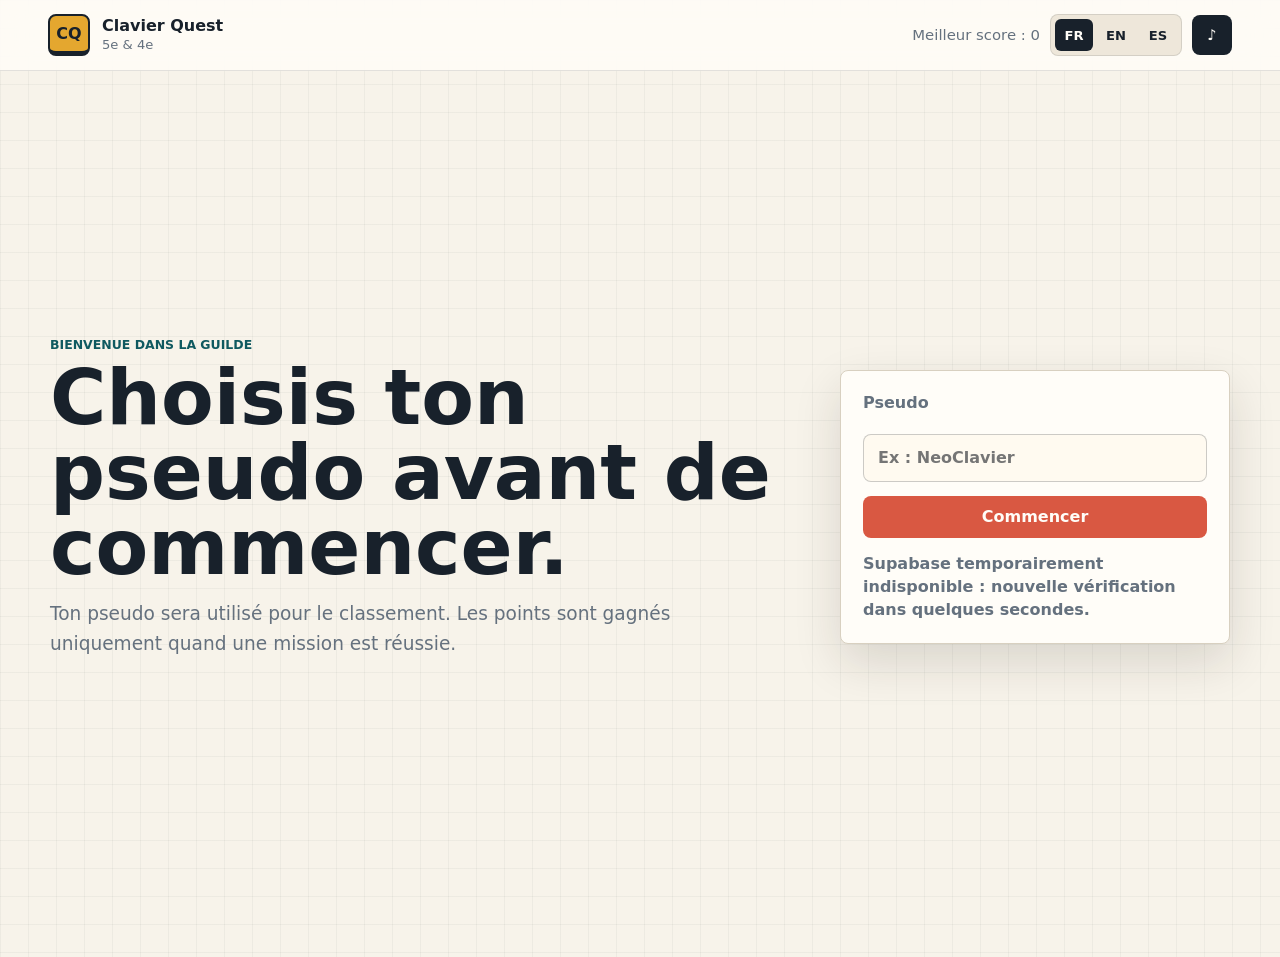
<file: index.html>
<!doctype html>
<html lang="fr">
  <head>
    <meta charset="utf-8" />
    <meta name="viewport" content="width=device-width, initial-scale=1" />
    <title>Clavier Quest - 5e / 4e</title>
    <link rel="stylesheet" href="style.css?v=20260605k" />
    <script src="src/data.js?v=20260605k" defer></script>
    <script src="src/utils.js?v=20260605k" defer></script>
    <script src="src/i18n.js?v=20260605k" defer></script>
    <script src="src/drawing.js?v=20260605k" defer></script>
    <script src="src/games/session-game.js?v=20260605k" defer></script>
    <script src="src/games/meteor-game.js?v=20260605k" defer></script>
    <script src="src/games/word-game.js?v=20260605k" defer></script>
    <script src="src/games/typing-sprint-game.js?v=20260605k" defer></script>
    <script src="src/games/shortcut-game.js?v=20260605k" defer></script>
    <script src="src/games/maze-game.js?v=20260605k" defer></script>
    <script src="src/games/symbol-forge-game.js?v=20260605k" defer></script>
    <script src="src/games/cipher-game.js?v=20260605k" defer></script>
    <script src="src/games/formula-fix-game.js?v=20260605k" defer></script>
    <script src="src/games/keyboard-rpg-game.js?v=20260605k" defer></script>
    <script src="src/games/shortcut-duel-game.js?v=20260605k" defer></script>
    <script src="src/games/altgr-shop-game.js?v=20260605k" defer></script>
    <script src="src/games/flash-dictation-game.js?v=20260605k" defer></script>
    <script src="src/games/tower-defense-game.js?v=20260605k" defer></script>
    <script src="src/games/coordinate-map-game.js?v=20260605k" defer></script>
    <script src="src/games/text-repair-game.js?v=20260605k" defer></script>
    <script src="src/games/relay-race-game.js?v=20260605k" defer></script>
    <script src="src/games/final-boss-game.js?v=20260605k" defer></script>
    <script src="src/score-config.js?v=20260605k" defer></script>
    <script src="src/score-service.js?v=20260605k" defer></script>
    <script src="src/main.js?v=20260605k" defer></script>
  </head>
  <body>
    <div class="app-shell">
      <header class="topbar">
        <a class="brand" href="#home" data-nav-home aria-label="Retour accueil" data-i18n-aria-label="aria.home">
          <span class="brand-mark" aria-hidden="true">CQ</span>
          <span>
            <span class="brand-title">Clavier Quest</span>
            <span class="brand-subtitle">5e &amp; 4e</span>
          </span>
        </a>
        <div class="topbar-meta">
          <span id="bestScorePill">Meilleur score : 0</span>
          <div class="language-switch" role="group" aria-label="Langue" data-i18n-aria-label="aria.language">
            <button type="button" class="lang-button active" data-language="fr">FR</button>
            <button type="button" class="lang-button" data-language="en">EN</button>
            <button type="button" class="lang-button" data-language="es">ES</button>
          </div>
          <button class="icon-button" id="soundToggle" type="button" aria-pressed="true" title="Son" data-i18n-title="aria.sound">
            <span aria-hidden="true">♪</span>
          </button>
        </div>
      </header>

      <main>
        <section class="screen screen-active" id="landingScreen" aria-labelledby="landingTitle">
          <div class="landing-layout">
            <div class="intro-copy">
              <p class="eyebrow" data-i18n="landing.eyebrow">Bienvenue dans la guilde</p>
              <h1 id="landingTitle" data-i18n="landing.title">Choisis ton pseudo avant de commencer.</h1>
              <p data-i18n="landing.description">
                Ton pseudo sera utilisé pour le classement. Les points sont gagnés uniquement quand une mission est réussie.
              </p>
            </div>
            <form class="player-panel" id="playerForm">
              <label class="control-label" for="playerName" data-i18n="landing.label">Pseudo</label>
              <input id="playerName" name="playerName" type="text" autocomplete="nickname" maxlength="18" required placeholder="Ex : NeoClavier" data-i18n-placeholder="landing.placeholder" />
              <button class="primary-button" type="submit" data-i18n="landing.start">Commencer</button>
              <p class="score-status" id="landingScoreStatus"></p>
            </form>
          </div>
        </section>

        <section class="screen" id="homeScreen" aria-labelledby="homeTitle">
          <div class="intro-band">
            <div class="intro-copy">
              <p class="eyebrow" data-i18n="home.eyebrow">Entraînement clavier</p>
              <h1 id="homeTitle" data-i18n="home.title">Des mini-jeux courts pour gagner en précision.</h1>
              <p data-i18n="home.description">
                Sélectionne un niveau, choisis un défi, puis joue au clavier. Les scores restent enregistrés dans ce navigateur.
              </p>
            </div>
            <div class="quick-panel" aria-label="Réglages de session" data-i18n-aria-label="aria.settings">
              <div>
                <span class="control-label" data-i18n="controls.grade">Niveau</span>
                <div class="segmented" role="group" aria-label="Niveau scolaire" data-i18n-aria-label="aria.grade">
                  <button type="button" class="segment active" data-grade="5e">5e</button>
                  <button type="button" class="segment" data-grade="4e">4e</button>
                </div>
              </div>
              <div>
                <span class="control-label" data-i18n="controls.intensity">Intensité</span>
                <div class="segmented wide" role="group" aria-label="Intensité" data-i18n-aria-label="aria.intensity">
                  <button type="button" class="segment active" data-difficulty="calme">Calme</button>
                  <button type="button" class="segment" data-difficulty="rythme">Rythme</button>
                  <button type="button" class="segment" data-difficulty="defi">Défi</button>
                </div>
                <div class="difficulty-rewards" id="difficultyRewards" aria-live="polite"></div>
              </div>
            </div>
          </div>

          <div class="section-head">
            <h2 data-i18n="home.choose">Choisis ton entraînement</h2>
          </div>
          <div class="game-grid" id="gameGrid" aria-live="polite"></div>
        </section>

        <section class="screen" id="playScreen" aria-labelledby="gameTitle">
          <div class="play-header">
            <button class="back-button" type="button" id="backToHome" data-i18n="actions.home">← Accueil</button>
            <div>
              <p class="eyebrow" id="gameModeLabel">Mini-jeu</p>
              <h1 id="gameTitle">Jeu</h1>
            </div>
            <button class="text-button" type="button" id="restartGame" data-i18n="actions.replay">Rejouer</button>
          </div>

          <div class="play-layout">
            <div class="stage-wrap">
              <canvas id="gameCanvas" width="960" height="540" tabindex="0"></canvas>
              <div class="result-panel hidden" id="resultPanel" role="dialog" aria-modal="true">
                <p class="eyebrow" data-i18n="results.eyebrow">Session terminée</p>
                <h2 id="resultTitle">Bravo !</h2>
                <p id="resultText"></p>
                <p class="award-line" id="resultAwardText"></p>
                <div class="result-actions">
                  <button class="primary-button" type="button" id="playAgain" data-i18n="actions.replay">Rejouer</button>
                  <button class="text-button" type="button" id="resultHome" data-i18n="actions.homeShort">Accueil</button>
                </div>
              </div>
            </div>

            <aside class="hud" aria-live="polite">
              <div class="hud-row">
                <span data-i18n="hud.score">Score</span>
                <strong id="hudScore">0</strong>
              </div>
              <div class="hud-row">
                <span data-i18n="hud.combo">Série</span>
                <strong id="hudCombo">0</strong>
              </div>
              <div class="hud-row">
                <span data-i18n="hud.accuracy">Précision</span>
                <strong id="hudAccuracy">100%</strong>
              </div>
              <div class="meter-block">
                <div class="meter-label">
                  <span id="hudMeterLabel">Temps</span>
                  <strong id="hudMeterValue">60 s</strong>
                </div>
                <div class="meter">
                  <span id="hudMeterFill"></span>
                </div>
              </div>
              <div class="mission" id="hudMission"></div>
            </aside>
          </div>
        </section>

        <section class="screen" id="scoreScreen" aria-labelledby="scoreTitle">
          <div class="scoreboard-head">
            <div>
              <p class="eyebrow" data-i18n="leaderboard.eyebrow">Classement live</p>
              <h1 id="scoreTitle" data-i18n="leaderboard.title">Scores des joueurs</h1>
              <p data-i18n="leaderboard.description">Tableau classé automatiquement du plus grand score au plus petit.</p>
            </div>
            <div class="scoreboard-actions">
              <button class="text-button" type="button" id="toggleScoreGrades" aria-pressed="false" data-i18n="leaderboard.hideGrades">Cacher note et mention</button>
              <button class="text-button" type="button" id="scoreHome" data-i18n="actions.homeShort">Accueil</button>
            </div>
          </div>
          <div class="leaderboard-panel">
            <div class="score-sync-panel">
              <div>
                <span class="control-label" data-i18n="leaderboard.syncLabel">Scores Supabase</span>
                <p data-i18n="leaderboard.syncHelp">Chaque pseudo est enregistré ici ; les points mettent sa ligne à jour en direct.</p>
              </div>
              <button class="text-button danger-button" type="button" id="clearScoreRoom" data-i18n="leaderboard.clearRoom">Vider les scores</button>
            </div>
            <div class="score-status" id="scoreStatus"></div>
            <table class="score-table" id="scoreTable">
              <thead>
                <tr>
                  <th data-i18n="leaderboard.rank">Rang</th>
                  <th data-i18n="leaderboard.player">Pseudo</th>
                  <th data-i18n="leaderboard.points">Points</th>
                  <th class="score-grade-column" data-i18n="leaderboard.note">Note /20</th>
                  <th class="score-grade-column" data-i18n="leaderboard.mention">Mention</th>
                  <th data-i18n="leaderboard.lastGame">Dernier jeu</th>
                  <th data-i18n="leaderboard.updated">Mise à jour</th>
                </tr>
              </thead>
              <tbody id="scoreTableBody"></tbody>
            </table>
          </div>
        </section>
      </main>

      <div class="mobile-keyboard" id="mobileKeyboard" aria-label="Clavier virtuel" data-i18n-aria-label="aria.virtualKeyboard" aria-hidden="true"></div>
    </div>

    <div class="info-modal hidden" id="onboardingModal" role="dialog" aria-modal="true" aria-hidden="true" aria-labelledby="onboardingTitle">
      <div class="info-modal-panel">
        <p class="eyebrow" data-i18n="onboarding.eyebrow">Mode d'emploi</p>
        <h2 id="onboardingTitle" data-i18n="onboarding.title">Comprendre le clavier, pas seulement aller vite.</h2>
        <div class="onboarding-list">
          <p data-i18n="onboarding.keyboard">Chaque mini-jeu fait travailler une zone du clavier : lettres, accents, symboles, raccourcis et touches combinées.</p>
          <p data-i18n="onboarding.points">Pour gagner des points de classement, il faut réussir le défi choisi.</p>
          <p data-i18n="onboarding.cooldown">Quand un défi a déjà donné des points, le même jeu au même niveau et à la même intensité ne rapporte plus avant le délai indiqué.</p>
        </div>
        <button class="primary-button" type="button" id="onboardingClose" data-i18n="onboarding.close">J'ai compris</button>
      </div>
    </div>
  </body>
</html>
</file>
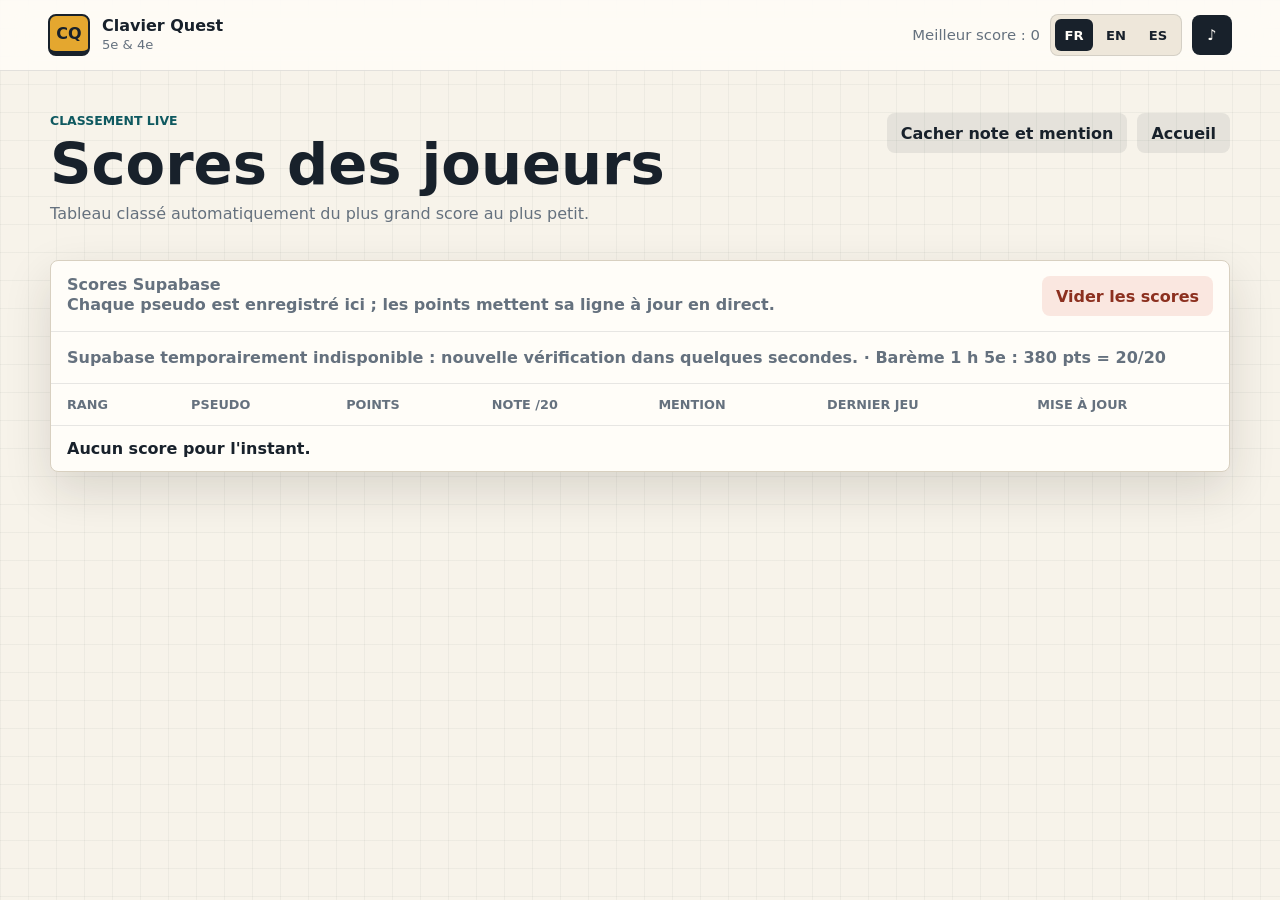
<file: scores.html>
<!doctype html>
<html lang="fr">
  <head>
    <meta charset="utf-8" />
    <meta name="viewport" content="width=device-width, initial-scale=1" />
    <title>Clavier Quest - Scores</title>
    <script>
      const target = new URL("index.html", window.location.href);
      target.search = "";
      target.hash = "scores";
      window.location.replace(target.href);
    </script>
  </head>
  <body>
    <a href="index.html#scores">Scores</a>
  </body>
</html>
</file>
<file: style.css>
:root {
  --bg: #f7f3ea;
  --ink: #18212b;
  --muted: #65717e;
  --panel: #fffdf8;
  --line: #d8d0c0;
  --teal: #167c80;
  --teal-dark: #0f5960;
  --coral: #d95842;
  --gold: #e4a72f;
  --plum: #6b4c8a;
  --mint: #8fc7a3;
  --shadow: 0 18px 48px rgba(35, 31, 24, 0.14);
  --radius: 8px;
}

* {
  box-sizing: border-box;
}

html,
body {
  min-height: 100%;
}

body {
  margin: 0;
  background:
    linear-gradient(rgba(24, 33, 43, 0.045) 1px, transparent 1px),
    linear-gradient(90deg, rgba(24, 33, 43, 0.045) 1px, transparent 1px),
    var(--bg);
  background-size: 28px 28px;
  color: var(--ink);
  font-family:
    Inter, ui-sans-serif, system-ui, -apple-system, BlinkMacSystemFont, "Segoe UI", sans-serif;
}

button {
  font: inherit;
}

.app-shell {
  min-height: 100vh;
}

.topbar {
  display: flex;
  align-items: center;
  justify-content: space-between;
  gap: 16px;
  padding: 14px clamp(16px, 4vw, 48px);
  border-bottom: 1px solid rgba(24, 33, 43, 0.12);
  background: rgba(255, 253, 248, 0.82);
  backdrop-filter: blur(14px);
  position: sticky;
  top: 0;
  z-index: 20;
}

.brand {
  display: inline-flex;
  align-items: center;
  gap: 12px;
  color: inherit;
  text-decoration: none;
}

.brand-mark {
  display: grid;
  place-items: center;
  width: 42px;
  height: 42px;
  border: 2px solid var(--ink);
  border-bottom-width: 5px;
  border-radius: var(--radius);
  background: var(--gold);
  font-weight: 900;
}

.brand-title,
.brand-subtitle {
  display: block;
}

.brand-title {
  font-weight: 900;
  line-height: 1;
}

.brand-subtitle {
  color: var(--muted);
  font-size: 0.82rem;
  margin-top: 3px;
}

.topbar-meta {
  display: flex;
  align-items: center;
  gap: 10px;
  color: var(--muted);
  font-size: 0.93rem;
}

.language-switch {
  display: grid;
  grid-template-columns: repeat(3, 1fr);
  gap: 4px;
  padding: 4px;
  border: 1px solid rgba(24, 33, 43, 0.12);
  border-radius: var(--radius);
  background: #eee7da;
}

.lang-button {
  min-width: 38px;
  min-height: 32px;
  border: 0;
  border-radius: 6px;
  background: transparent;
  color: var(--ink);
  cursor: pointer;
  font-size: 0.82rem;
  font-weight: 900;
}

.lang-button.active {
  background: var(--ink);
  color: #fffdf8;
}

.icon-button,
.back-button,
.text-button,
.primary-button,
.segment,
.game-card,
.lang-button {
  border: 0;
  cursor: pointer;
}

.icon-button {
  width: 40px;
  height: 40px;
  border-radius: var(--radius);
  background: var(--ink);
  color: #fffdf8;
  font-weight: 900;
}

main {
  width: min(1180px, calc(100% - 32px));
  margin: 0 auto;
}

.screen {
  display: none;
  padding: clamp(20px, 4vw, 42px) 0 56px;
}

.screen-active {
  display: block;
}

.intro-band {
  display: grid;
  grid-template-columns: minmax(0, 1.35fr) minmax(280px, 0.65fr);
  align-items: stretch;
  gap: 22px;
  margin-bottom: 30px;
}

.intro-copy {
  padding: clamp(20px, 5vw, 52px) 0;
}

.eyebrow {
  margin: 0 0 8px;
  color: var(--teal-dark);
  font-size: 0.78rem;
  font-weight: 900;
  letter-spacing: 0;
  text-transform: uppercase;
}

h1,
h2,
p {
  margin-top: 0;
}

.intro-copy h1 {
  max-width: 780px;
  margin-bottom: 14px;
  font-size: clamp(2.2rem, 6vw, 4.8rem);
  line-height: 0.98;
}

.intro-copy p:last-child {
  max-width: 680px;
  color: var(--muted);
  font-size: clamp(1rem, 2vw, 1.16rem);
  line-height: 1.6;
}

.landing-layout {
  display: grid;
  grid-template-columns: minmax(0, 1fr) minmax(280px, 390px);
  gap: 28px;
  align-items: center;
  min-height: calc(100vh - 112px);
}

.player-panel,
.leaderboard-panel {
  border: 1px solid var(--line);
  border-radius: var(--radius);
  background: var(--panel);
  box-shadow: var(--shadow);
}

.player-panel {
  display: grid;
  gap: 14px;
  padding: 22px;
}

.player-panel input {
  width: 100%;
  min-height: 48px;
  padding: 0 14px;
  border: 1px solid rgba(24, 33, 43, 0.22);
  border-radius: var(--radius);
  background: #fffaf0;
  color: var(--ink);
  font: inherit;
  font-weight: 850;
}

.player-panel input:focus {
  border-color: var(--teal);
  outline: 3px solid rgba(22, 124, 128, 0.2);
}

.score-status,
.award-line {
  margin: 0;
  color: var(--muted);
  font-weight: 800;
  line-height: 1.45;
}

.award-line {
  color: var(--teal-dark);
}

.quick-panel {
  align-self: center;
  display: grid;
  gap: 20px;
  padding: 22px;
  border: 1px solid var(--line);
  border-radius: var(--radius);
  background: var(--panel);
  box-shadow: var(--shadow);
}

.control-label {
  display: block;
  color: var(--muted);
  font-weight: 800;
  margin-bottom: 8px;
}

.segmented {
  display: grid;
  grid-template-columns: repeat(2, minmax(0, 1fr));
  gap: 6px;
  padding: 6px;
  border: 1px solid rgba(24, 33, 43, 0.12);
  border-radius: var(--radius);
  background: #eee7da;
}

.segmented.wide {
  grid-template-columns: repeat(3, minmax(0, 1fr));
}

.segment {
  min-height: 42px;
  border-radius: 6px;
  background: transparent;
  color: var(--ink);
  font-weight: 850;
}

.segment.active {
  background: var(--ink);
  color: #fffdf8;
  box-shadow: 0 8px 22px rgba(24, 33, 43, 0.18);
}

.difficulty-rewards {
  margin-top: 10px;
}

.reward-chip-row {
  display: grid;
  grid-template-columns: repeat(3, minmax(0, 1fr));
  gap: 6px;
}

.reward-chip {
  display: grid;
  min-width: 0;
  place-items: center;
  padding: 7px 8px;
  border: 1px solid rgba(24, 33, 43, 0.12);
  border-radius: 6px;
  background: #fffaf0;
  color: var(--ink);
  font-size: 0.92rem;
  font-weight: 900;
}

.reward-chip.active {
  border-color: rgba(22, 124, 128, 0.4);
  background: rgba(22, 124, 128, 0.12);
  color: var(--teal-dark);
}

.section-head {
  display: flex;
  align-items: center;
  justify-content: space-between;
  gap: 16px;
  margin-bottom: 16px;
}

.section-head h2 {
  margin: 0;
  font-size: clamp(1.5rem, 3vw, 2rem);
}

.text-button {
  min-height: 40px;
  padding: 0 14px;
  border-radius: var(--radius);
  background: rgba(24, 33, 43, 0.08);
  color: var(--ink);
  font-weight: 850;
}

.text-button:hover,
.back-button:hover {
  background: rgba(24, 33, 43, 0.13);
}

.game-grid {
  display: grid;
  grid-template-columns: repeat(4, minmax(0, 1fr));
  gap: 16px;
}

.game-card {
  display: grid;
  align-content: start;
  min-height: 270px;
  padding: 18px;
  border: 1px solid rgba(24, 33, 43, 0.12);
  border-bottom-width: 5px;
  border-radius: var(--radius);
  background: var(--panel);
  color: inherit;
  text-align: left;
  transition:
    transform 160ms ease,
    box-shadow 160ms ease,
    border-color 160ms ease;
}

.game-card:hover,
.game-card:focus-visible {
  transform: translateY(-3px);
  border-color: rgba(24, 33, 43, 0.34);
  box-shadow: var(--shadow);
  outline: 0;
}

.card-art {
  display: grid;
  grid-template-columns: repeat(6, 1fr);
  gap: 5px;
  height: 74px;
  margin-bottom: 18px;
}

.mini-key {
  display: grid;
  place-items: center;
  min-width: 0;
  border: 1px solid rgba(24, 33, 43, 0.25);
  border-bottom-width: 4px;
  border-radius: 6px;
  background: #f6efe1;
  font-size: 0.78rem;
  font-weight: 900;
}

.mini-key:nth-child(3n + 1) {
  background: #e7c66f;
}

.mini-key:nth-child(3n + 2) {
  background: #9fc7b1;
}

.mini-key:nth-child(3n) {
  background: #e98976;
}

.game-card h3 {
  margin: 0 0 8px;
  font-size: 1.22rem;
}

.game-card p {
  color: var(--muted);
  line-height: 1.45;
}

.card-reward {
  width: max-content;
  max-width: 100%;
  margin: 2px 0 12px;
  padding: 7px 10px;
  border-radius: 6px;
  background: rgba(233, 137, 118, 0.16);
  color: #8c301f;
  font-size: 0.9rem;
  font-weight: 900;
}

.card-reward-warning {
  background: rgba(231, 198, 111, 0.28);
  color: #76540d;
}

.card-footer {
  display: flex;
  align-items: center;
  justify-content: space-between;
  gap: 12px;
  margin-top: auto;
  padding-top: 14px;
  color: var(--muted);
  font-size: 0.9rem;
  font-weight: 850;
}

.tag {
  padding: 5px 8px;
  border-radius: 999px;
  background: rgba(22, 124, 128, 0.12);
  color: var(--teal-dark);
}

.play-header {
  display: grid;
  grid-template-columns: auto minmax(0, 1fr) auto;
  align-items: center;
  gap: 18px;
  margin-bottom: 16px;
}

.play-header h1 {
  margin: 0;
  font-size: clamp(1.7rem, 4vw, 2.7rem);
  line-height: 1;
}

.back-button {
  min-height: 42px;
  padding: 0 14px;
  border-radius: var(--radius);
  background: rgba(24, 33, 43, 0.08);
  color: var(--ink);
  font-weight: 850;
}

.play-layout {
  display: grid;
  grid-template-columns: minmax(0, 1fr) 270px;
  gap: 16px;
  align-items: start;
}

.stage-wrap {
  position: relative;
  border: 1px solid rgba(24, 33, 43, 0.18);
  border-bottom-width: 6px;
  border-radius: var(--radius);
  overflow: hidden;
  background: #172028;
  box-shadow: var(--shadow);
}

#gameCanvas {
  display: block;
  width: 100%;
  aspect-ratio: 16 / 9;
  outline: 0;
}

#gameCanvas:focus-visible {
  box-shadow: inset 0 0 0 4px var(--gold);
}

.hud {
  display: grid;
  gap: 10px;
}

.hud-row,
.meter-block,
.mission {
  border: 1px solid rgba(24, 33, 43, 0.12);
  border-radius: var(--radius);
  background: var(--panel);
  padding: 14px;
}

.hud-row {
  display: flex;
  justify-content: space-between;
  gap: 10px;
}

.hud-row span,
.meter-label span {
  color: var(--muted);
  font-weight: 800;
}

.hud-row strong,
.meter-label strong {
  font-size: 1.1rem;
}

.meter-label {
  display: flex;
  justify-content: space-between;
  gap: 10px;
  margin-bottom: 10px;
}

.meter {
  height: 12px;
  border-radius: 999px;
  background: rgba(24, 33, 43, 0.1);
  overflow: hidden;
}

.meter span {
  display: block;
  width: 100%;
  height: 100%;
  border-radius: inherit;
  background: linear-gradient(90deg, var(--teal), var(--gold), var(--coral));
  transform-origin: left center;
}

.mission {
  min-height: 140px;
  color: var(--muted);
  line-height: 1.5;
}

.mission strong {
  color: var(--ink);
}

.result-panel {
  position: absolute;
  inset: 50% auto auto 50%;
  width: min(420px, calc(100% - 32px));
  transform: translate(-50%, -50%);
  padding: 22px;
  border: 1px solid rgba(24, 33, 43, 0.18);
  border-bottom-width: 6px;
  border-radius: var(--radius);
  background: rgba(255, 253, 248, 0.96);
  box-shadow: var(--shadow);
}

.result-panel h2 {
  margin-bottom: 8px;
  font-size: 2rem;
}

.result-panel p {
  color: var(--muted);
  line-height: 1.5;
}

.result-actions {
  display: flex;
  gap: 10px;
  flex-wrap: wrap;
}

.primary-button {
  min-height: 42px;
  padding: 0 16px;
  border-radius: var(--radius);
  background: var(--coral);
  color: #fffdf8;
  font-weight: 900;
}

.info-modal {
  position: fixed;
  inset: 0;
  z-index: 50;
  display: grid;
  place-items: center;
  padding: 20px;
  background: rgba(24, 33, 43, 0.46);
}

.info-modal-panel {
  width: min(540px, 100%);
  padding: 24px;
  border: 1px solid rgba(24, 33, 43, 0.14);
  border-bottom-width: 5px;
  border-radius: var(--radius);
  background: #fffdf8;
  box-shadow: var(--shadow);
}

.info-modal-panel h2 {
  margin: 0 0 14px;
  font-size: clamp(1.55rem, 4vw, 2.25rem);
  line-height: 1.05;
}

.onboarding-list {
  display: grid;
  gap: 10px;
  margin-bottom: 18px;
}

.onboarding-list p {
  margin: 0;
  color: var(--muted);
  font-weight: 750;
  line-height: 1.5;
}

.hidden {
  display: none;
}

.scoreboard-head {
  display: flex;
  align-items: flex-start;
  justify-content: space-between;
  gap: 18px;
  margin-bottom: 18px;
}

.scoreboard-actions {
  display: flex;
  gap: 10px;
  flex-wrap: wrap;
  justify-content: flex-end;
}

.scoreboard-head h1 {
  margin-bottom: 8px;
  font-size: clamp(2rem, 5vw, 3.6rem);
  line-height: 1;
}

.scoreboard-head p:last-child {
  max-width: 620px;
  color: var(--muted);
  line-height: 1.55;
}

.leaderboard-panel {
  overflow-x: auto;
}

.score-sync-panel {
  display: flex;
  align-items: center;
  justify-content: space-between;
  gap: 14px;
  padding: 14px 16px;
  border-bottom: 1px solid rgba(24, 33, 43, 0.1);
}

.score-sync-panel .control-label,
.score-sync-panel p {
  margin: 0;
}

.score-sync-panel p {
  color: var(--muted);
  font-weight: 760;
  line-height: 1.4;
}

.danger-button {
  background: rgba(217, 88, 66, 0.13);
  color: #8c301f;
}

.danger-button:hover {
  background: rgba(217, 88, 66, 0.22);
}

.danger-button:disabled {
  cursor: wait;
  opacity: 0.7;
}

.leaderboard-panel .score-status {
  padding: 14px 16px;
  border-bottom: 1px solid rgba(24, 33, 43, 0.1);
}

.score-table {
  width: 100%;
  min-width: 940px;
  border-collapse: collapse;
}

.score-table.score-grades-hidden {
  min-width: 720px;
}

.score-table.score-grades-hidden .score-grade-column {
  display: none;
}

.score-table th,
.score-table td {
  padding: 13px 16px;
  border-bottom: 1px solid rgba(24, 33, 43, 0.1);
  text-align: left;
}

.score-table th {
  color: var(--muted);
  font-size: 0.8rem;
  font-weight: 900;
  text-transform: uppercase;
}

.score-table td {
  font-weight: 820;
}

.score-table tr:last-child td {
  border-bottom: 0;
}

.score-table .score-rank {
  width: 72px;
  color: var(--teal-dark);
  font-weight: 950;
}

.score-table .score-note {
  color: var(--ink);
  font-weight: 950;
}

.score-mention {
  width: max-content;
  max-width: 100%;
  display: inline-grid;
  place-items: center;
  padding: 5px 8px;
  border-radius: 6px;
  background: rgba(24, 33, 43, 0.08);
  color: var(--muted);
  font-size: 0.82rem;
  font-weight: 900;
}

.score-mention-validated,
.score-mention-bronze,
.score-mention-silver,
.score-mention-gold {
  color: var(--ink);
}

.score-mention-validated {
  background: rgba(22, 124, 128, 0.14);
}

.score-mention-bronze {
  background: rgba(233, 137, 118, 0.2);
}

.score-mention-silver {
  background: rgba(159, 199, 177, 0.32);
}

.score-mention-gold {
  background: rgba(231, 198, 111, 0.42);
}

body.has-mobile-keyboard {
  padding-bottom: 78px;
}

body.has-mobile-keyboard.virtual-keyboard-open {
  padding-bottom: min(38vh, 320px);
}

.mobile-keyboard {
  display: none;
}

.mobile-keyboard.mobile-keyboard-active {
  position: fixed;
  right: 0;
  bottom: 0;
  left: 0;
  z-index: 40;
  display: grid;
  gap: 7px;
  max-height: 76px;
  padding: 9px max(10px, env(safe-area-inset-right)) calc(9px + env(safe-area-inset-bottom)) max(10px, env(safe-area-inset-left));
  border-top: 1px solid rgba(24, 33, 43, 0.2);
  background: rgba(255, 253, 248, 0.97);
  box-shadow: 0 -14px 34px rgba(24, 33, 43, 0.18);
  overflow-y: hidden;
  overscroll-behavior: contain;
}

.mobile-keyboard.mobile-keyboard-active.mobile-keyboard-open {
  max-height: min(36vh, 310px);
  overflow-y: auto;
}

.mobile-keyboard-toggle {
  justify-self: center;
  min-height: 42px;
  min-width: min(280px, calc(100vw - 28px));
  padding: 0 18px;
  border: 1px solid rgba(24, 33, 43, 0.22);
  border-bottom-width: 4px;
  border-radius: var(--radius);
  background: var(--ink);
  color: #fffdf8;
  cursor: pointer;
  font: inherit;
  font-weight: 900;
  touch-action: manipulation;
}

.mobile-keyboard-toggle:active {
  transform: translateY(2px);
  border-bottom-width: 2px;
}

.mobile-keyboard-toggle:focus-visible {
  outline: 3px solid rgba(22, 124, 128, 0.42);
  outline-offset: 2px;
}

.mobile-keyboard-keys {
  display: grid;
  gap: 7px;
}

.mobile-keyboard:not(.mobile-keyboard-open) .mobile-keyboard-keys {
  display: none;
}

.mobile-keyboard-row {
  display: grid;
  grid-template-columns: repeat(10, minmax(0, 1fr));
  gap: 5px;
}

.mobile-keyboard-row.mobile-keyboard-controls {
  grid-template-columns: repeat(8, minmax(0, 1fr));
}

.virtual-key {
  min-width: 0;
  min-height: 40px;
  padding: 0 5px;
  border: 1px solid rgba(24, 33, 43, 0.28);
  border-bottom-width: 4px;
  border-radius: 7px;
  background: #f6efe1;
  color: var(--ink);
  cursor: pointer;
  font-size: 0.92rem;
  font-weight: 900;
  line-height: 1;
  touch-action: manipulation;
  user-select: none;
}

.virtual-key:active,
.virtual-key.virtual-key-active {
  transform: translateY(2px);
  border-bottom-width: 2px;
  background: var(--gold);
}

.virtual-key:focus-visible {
  outline: 3px solid rgba(22, 124, 128, 0.42);
  outline-offset: 2px;
}

.virtual-key-wide {
  grid-column: span 2;
}

.virtual-key-extra-wide {
  grid-column: span 3;
}

.virtual-key-modifier {
  background: #e9dfcf;
}

.virtual-key-action {
  background: #dceee5;
}

.virtual-key-symbol {
  background: #f1d991;
}

.virtual-key-letter {
  background: #fffaf0;
}

@media (max-width: 980px) {
  .intro-band,
  .landing-layout,
  .play-layout {
    grid-template-columns: 1fr;
  }

  .game-grid {
    grid-template-columns: repeat(2, minmax(0, 1fr));
  }

  .hud {
    grid-template-columns: repeat(2, minmax(0, 1fr));
  }

  .mission {
    grid-column: 1 / -1;
  }
}

@media (max-width: 620px) {
  main {
    width: min(100% - 20px, 1180px);
  }

  .topbar {
    align-items: flex-start;
    flex-direction: column;
    gap: 10px;
    padding: 12px 10px;
  }

  .topbar-meta {
    width: 100%;
    justify-content: space-between;
    flex-wrap: wrap;
  }

  .section-head,
  .scoreboard-head {
    align-items: stretch;
    grid-template-columns: 1fr;
    flex-direction: column;
    gap: 10px;
  }

  .play-header {
    align-items: stretch;
    grid-template-columns: 1fr 1fr;
    gap: 8px;
    margin-bottom: 10px;
  }

  .play-header > div {
    order: -1;
    grid-column: 1 / -1;
  }

  .play-header .back-button,
  .play-header .text-button {
    min-height: 36px;
  }

  .scoreboard-actions {
    justify-content: stretch;
  }

  .scoreboard-actions .text-button {
    flex: 1 1 180px;
  }

  .score-sync-panel {
    align-items: stretch;
    flex-direction: column;
  }

  .game-grid {
    grid-template-columns: 1fr;
  }

  .hud {
    grid-template-columns: repeat(2, minmax(0, 1fr));
  }

  .meter-block,
  .mission {
    grid-column: 1 / -1;
  }

  .play-header h1 {
    font-size: clamp(1.3rem, 7vw, 1.9rem);
  }

  .stage-wrap {
    border-bottom-width: 4px;
  }

  .hud-row,
  .meter-block,
  .mission {
    padding: 10px;
  }

  .mission {
    min-height: 74px;
  }

  .intro-copy h1 {
    font-size: clamp(2rem, 13vw, 3.2rem);
  }

  .mobile-keyboard.mobile-keyboard-active {
    max-height: 72px;
    gap: 5px;
    padding-top: 7px;
  }

  .mobile-keyboard.mobile-keyboard-active.mobile-keyboard-open {
    max-height: 44vh;
  }

  .mobile-keyboard-row {
    gap: 4px;
  }

  .virtual-key {
    min-height: 36px;
    border-bottom-width: 3px;
    border-radius: 6px;
    font-size: 0.82rem;
  }
}

@media (max-height: 560px) and (orientation: landscape) {
  .mobile-keyboard.mobile-keyboard-active {
    max-height: 72px;
  }

  .mobile-keyboard.mobile-keyboard-active.mobile-keyboard-open {
    max-height: 58vh;
  }

  body.has-mobile-keyboard.virtual-keyboard-open {
    padding-bottom: min(58vh, 300px);
  }
}

@media (prefers-reduced-motion: reduce) {
  *,
  *::before,
  *::after {
    scroll-behavior: auto !important;
    transition-duration: 0.01ms !important;
    animation-duration: 0.01ms !important;
    animation-iteration-count: 1 !important;
  }
}
</file>
